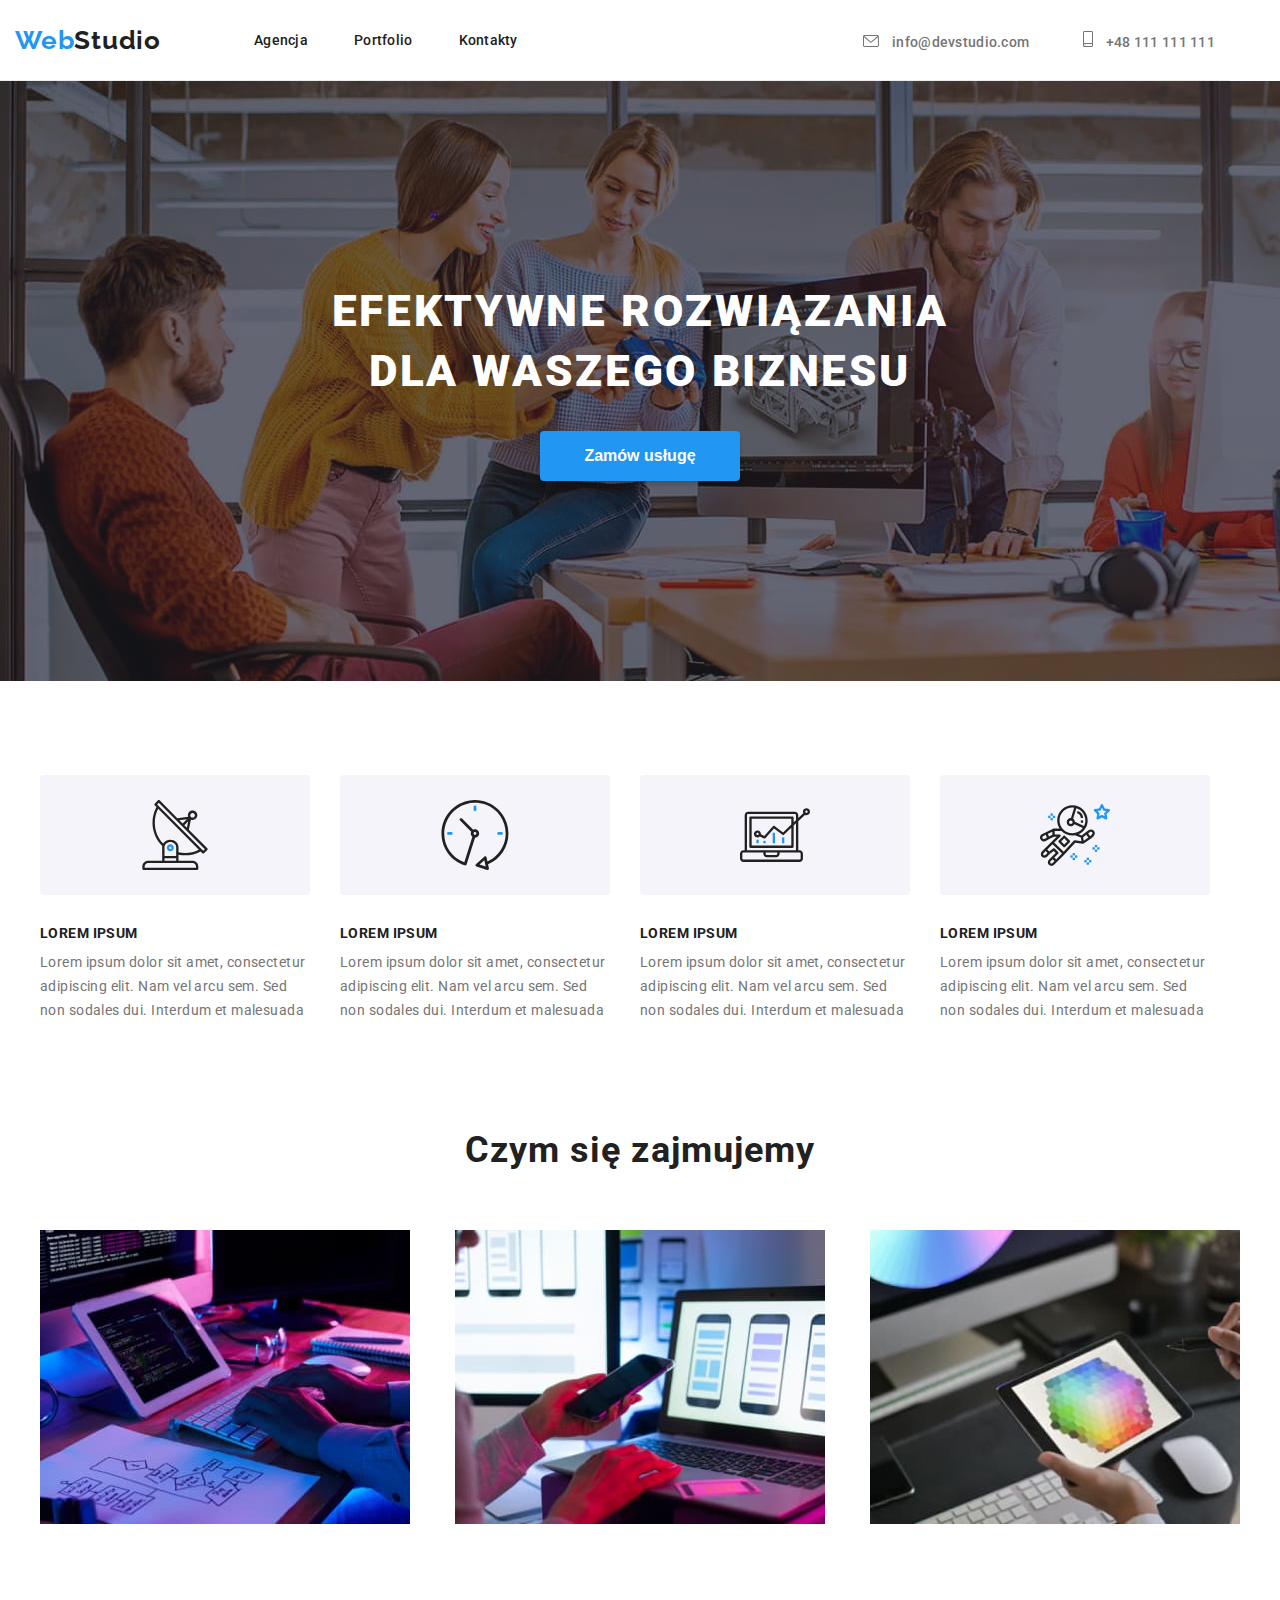
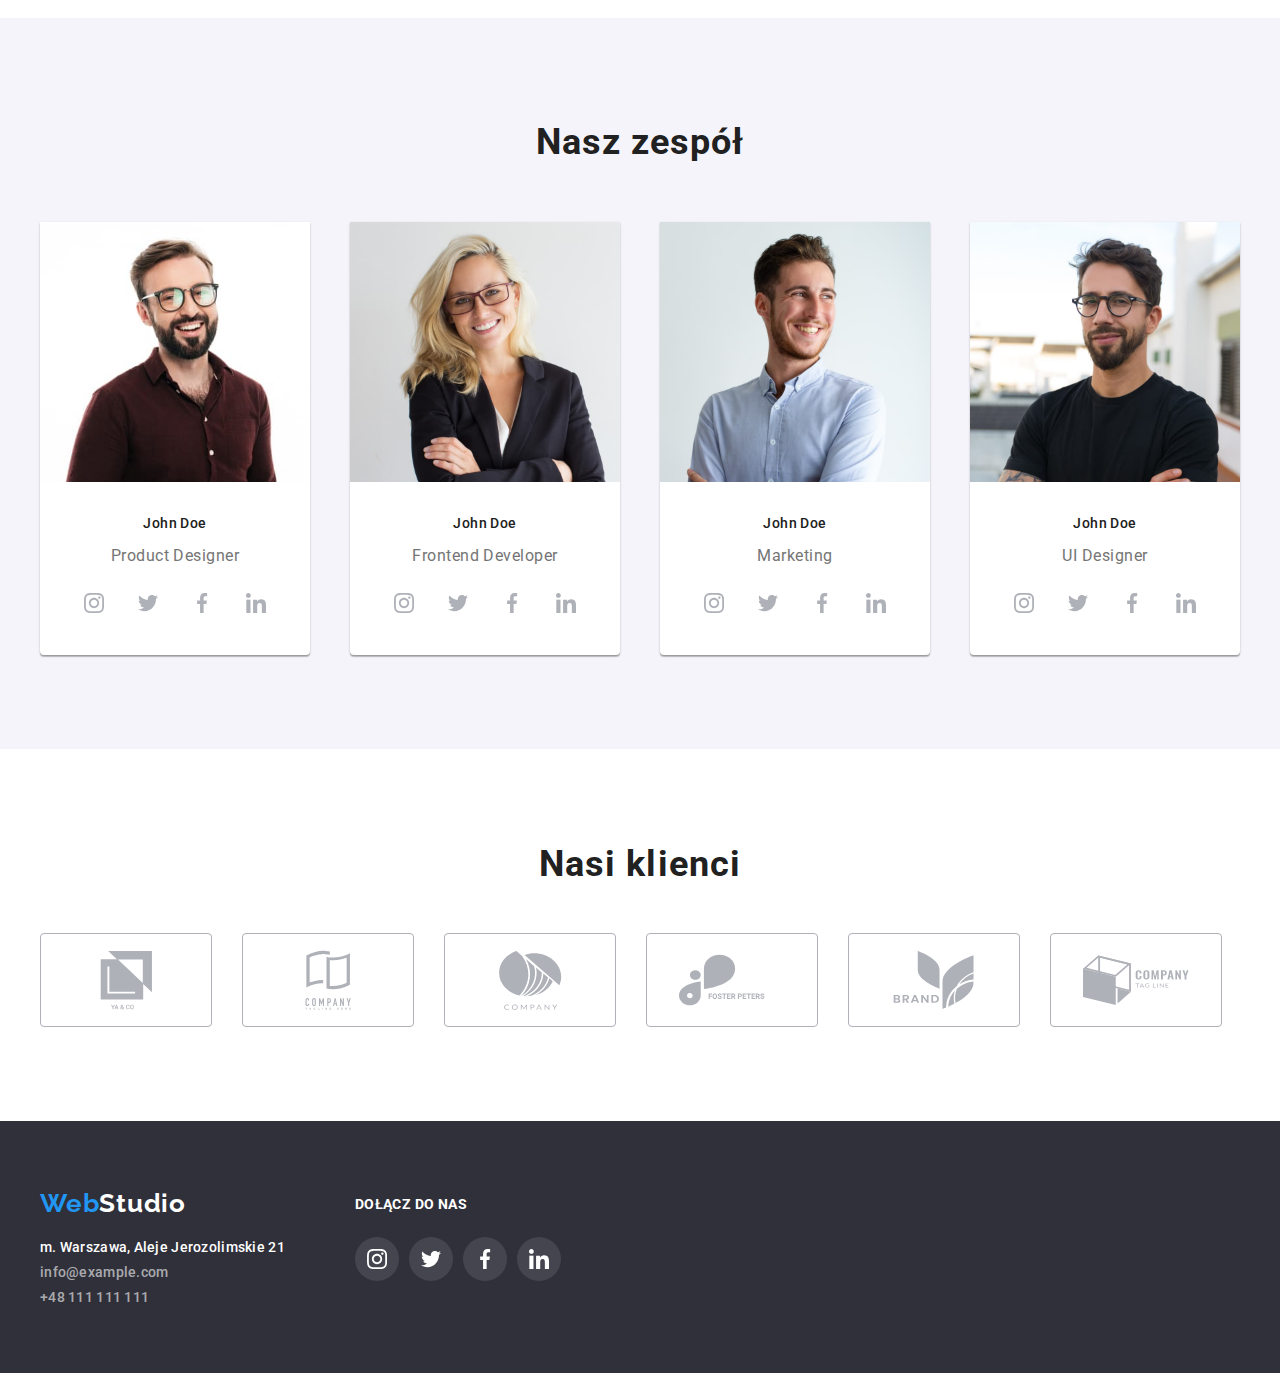
<file: index.html>
<!DOCTYPE html>
<html lang="en">
<head>
    <meta charset="UTF-8">
    <meta http-equiv="X-UA-Compatible" content="IE=edge">
    <meta name="viewport" content="width=device-width, initial-scale=1.0">
    <link rel="stylesheet" href="https://cdnjs.cloudflare.com/ajax/libs/modern-normalize/1.1.0/modern-normalize.min.css"
        integrity="sha512-wpPYUAdjBVSE4KJnH1VR1HeZfpl1ub8YT/NKx4PuQ5NmX2tKuGu6U/JRp5y+Y8XG2tV+wKQpNHVUX03MfMFn9Q=="
        crossorigin="anonymous" referrerpolicy="no-referrer" />
    <link href="css/style.css" rel="stylesheet" type="text/css">
    <link rel="preconnect" href="https://fonts.googleapis.com">
    <link rel="preconnect" href="https://fonts.gstatic.com" crossorigin>
    <link href="https://fonts.googleapis.com/css2?family=Raleway:wght@700&family=Roboto:wght@400;500;700;900&display=swap"
        rel="stylesheet">
    <title>Studio</title>
</head>
<body>
    <header class="header">
        <div class="container">
           <nav class="navigation">
            <a class="navigation-logo" href="#">Web<span>Studio</span></a>
            <ul class="navigation-list">
                <li class="navigation-list-item">
                    <a class="navigation-list-link" href="#">Agencja</a>
                </li>
                <li class="navigation-list-item">
                    <a class="navigation-list-link" href="portfolio.html">Portfolio</a>
                </li>
                <li class="navigation-list-item">
                    <a class="navigation-list-link" href="#">Kontakty</a>
                </li>
            </ul>
        </nav>
        <address class="address">
            <a class="address-email" href="mailto:info@devstudio.com">
                <svg class="envelope-icon" width="16" height="12">
                    <use href="./images/icons.svg#icon-envelope"></use>
                </svg>
                info@devstudio.com</a>
            <a class="address-phone-number" href="tel:+48111111111">
                <svg class="smartphone-icon" width="10" height="16">
                    <use href="./images/icons.svg#icon-smartphone"></use>
                </svg>
                +48 111 111 111</a>
        </address> 
        </div>
    </header>
    <main>
        <!--  HERO  -->
        <section class="hero">
            <div class="hero-up-side container">
                <h1 class="main-header">EFEKTYWNE ROZWIĄZANIA DLA WASZEGO BIZNESU</h1>
                <button class="modal-btn" type="button">Zamów usługę</button>
            </div>
        </section>
        <section class="hero-lorem">
              <div class="hero-down-side container">
                <ul class="hero-list">
                <li class="hero-list-item">
                    <div class="lorem-container-icon">
                        <svg class="lorem-icon">
                            <use href="./images/icons.svg#icon-antenna"></use>
                        </svg>
                    </div>
                    <h3 class="third-header third-header-hero">LOREM IPSUM</h3>
                    <p class="description description-hero">Lorem ipsum dolor sit amet, consectetur adipiscing elit. Nam vel arcu sem. Sed non sodales dui. Interdum et malesuada</p>
                </li>
                <li class="hero-list-item">
                    <div class="lorem-container-icon">
                        <svg class="lorem-icon">
                            <use href="./images/icons.svg#icon-clock"></use>
                        </svg>
                    </div>
                    <h3 class="third-header third-header-hero">LOREM IPSUM</h3>
                    <p class="description description-hero">Lorem ipsum dolor sit amet, consectetur adipiscing elit. Nam vel arcu sem. Sed non sodales dui. Interdum et malesuada</p>
                </li>
                <li class="hero-list-item">
                    <div class="lorem-container-icon">
                        <svg class="lorem-icon">
                            <use href="./images/icons.svg#icon-diagram"></use>
                        </svg>
                    </div>
                    <h3 class="third-header third-header-hero">LOREM IPSUM</h3>
                    <p class="description description-hero">Lorem ipsum dolor sit amet, consectetur adipiscing elit. Nam vel arcu sem. Sed non sodales dui. Interdum et malesuada</p>
                </li>
                <li class="hero-list-item">
                    <div class="lorem-container-icon">
                        <svg class="lorem-icon">
                            <use href="./images/icons.svg#icon-astronaut"></use>
                        </svg>
                    </div>
                    <h3 class="third-header third-header-hero">LOREM IPSUM</h3>
                    <p class="description description-hero">Lorem ipsum dolor sit amet, consectetur adipiscing elit. Nam vel arcu sem. Sed non sodales dui. Interdum et malesuada</p>
                </li>
            </ul> 
            </div>
        </section>
        <!--  czym sie zajmujemy  -->
        <section class="about">
            <div class="about-img container">
                <h2 class="secound-header-about">Czym się zajmujemy</h2>
                <ul class="about-img-list">
                    <li class="about-img-list-item">
                        <img class="about-img-list-img"
                        src="images/main/what_we_do/computer.jpg" 
                        alt="computer" 
                        width="370" 
                        height="294"
                        >
                    </li>
                    <li class="about-img-list-item">
                        <img class="about-img-list-img"
                        src="images/main/what_we_do/mobilePhone.jpg" 
                        alt="mobilePhone" 
                        width="370" 
                        height="294"
                        >
                    </li>
                    <li class="about-img-list-item">
                        <img class="about-img-list-img"
                        src="images/main/what_we_do/tablet.jpg" 
                        alt="tablet" 
                        width="370" 
                        height="294"
                        >
                    </li>
                </ul>
            </div>
        </section>
        <!--  Nasz zespół  -->
        <section class="team">
            <div class="team-img container">
                <h2 class="secound-header-team">Nasz zespół</h2>
                <ul class="team-img-list">
                    <li class="team-img-list-item">
                        <img class="team-img-list-img"
                        src="images/main/our_team/Product_Designer.jpg" 
                        alt="John_Doe_Product_Designer" 
                        width="270" 
                        height="260"
                        >
                        <h3 class="third-header third-header-team">John Doe</h3>
                        <p class="description description-team">Product Designer</p>
                        <div class="social-media">
                            <ul class="social-media-list">
                                <li class="social-media-item">
                                    <a href="#" class="social-media-link">
                                        <svg class="social-icon">
                                            <use href="./images/icons.svg#icon-instagram"></use>
                                        </svg>
                                    </a>
                                </li>
                                <li class="social-media-item">
                                    <a href="#" class="social-media-link">
                                        <svg class="social-icon">
                                            <use href="./images/icons.svg#icon-twitter"></use>
                                        </svg>
                                    </a>
                                </li>
                                <li class="social-media-item">
                                    <a href="#" class="social-media-link">
                                        <svg class="social-icon">
                                            <use href="./images/icons.svg#icon-facebook"></use>
                                        </svg>
                                    </a>
                                </li>
                                <li class="social-media-item">
                                    <a href="#" class="social-media-link">
                                        <svg class="social-icon">
                                            <use href="./images/icons.svg#icon-linkedin"></use>
                                        </svg>
                                    </a>
                                </li>
                            </ul>
                        </div>
                    </li>
                    <li class="team-img-list-item">
                        <img class="team-img-list-img"
                        src="images/main/our_team/Frontend_Developer.jpg" 
                        alt="John_Doe_Frontend_Developer"
                        width="270" 
                        height="260" 
                        >
                        <h3 class="third-header third-header-team">John Doe</h3>
                        <p class="description description-team">Frontend Developer</p>
                        <div class="social-media">
                            <ul class="social-media-list">
                                <li class="social-media-item">
                                    <a href="#" class="social-media-link">
                                        <svg class="social-icon">
                                            <use href="./images/icons.svg#icon-instagram"></use>
                                        </svg>
                                    </a>
                                </li>
                                <li class="social-media-item">
                                    <a href="#" class="social-media-link">
                                        <svg class="social-icon">
                                            <use href="./images/icons.svg#icon-twitter"></use>
                                        </svg>
                                    </a>
                                </li>
                                <li class="social-media-item">
                                    <a href="#" class="social-media-link">
                                        <svg class="social-icon">
                                            <use href="./images/icons.svg#icon-facebook"></use>
                                        </svg>
                                    </a>
                                </li>
                                <li class="social-media-item">
                                    <a href="#" class="social-media-link">
                                        <svg class="social-icon">
                                            <use href="./images/icons.svg#icon-linkedin"></use>
                                        </svg>
                                    </a>
                                </li>
                            </ul>
                        </div>
                    </li>
                    <li class="team-img-list-item">
                        <img class="team-img-list-img"
                        src="images/main/our_team/Marketing.jpg" 
                        alt="John_Doe_Marketing" 
                        width="270" 
                        height="260"
                        >
                        <h3 class="third-header third-header-team">John Doe</h3>
                        <p class="description description-team">Marketing</p>
                        <div class="social-media">
                            <ul class="social-media-list">
                                <li class="social-media-item">
                                    <a href="#" class="social-media-link">
                                        <svg class="social-icon">
                                            <use href="./images/icons.svg#icon-instagram"></use>
                                        </svg>
                                    </a>
                                </li>
                                <li class="social-media-item">
                                    <a href="#" class="social-media-link">
                                        <svg class="social-icon">
                                            <use href="./images/icons.svg#icon-twitter"></use>
                                        </svg>
                                    </a>
                                </li>
                                <li class="social-media-item">
                                    <a href="#" class="social-media-link">
                                        <svg class="social-icon">
                                            <use href="./images/icons.svg#icon-facebook"></use>
                                        </svg>
                                    </a>
                                </li>
                                <li class="social-media-item">
                                    <a href="#" class="social-media-link">
                                        <svg class="social-icon">
                                            <use href="./images/icons.svg#icon-linkedin"></use>
                                        </svg>
                                    </a>
                                </li>
                            </ul>
                        </div>
                    </li>
                    <li class="team-img-list-item">
                        <img class="team-img-list-img"
                        src="images/main/our_team/UI_Designer.jpg" 
                        alt="John_Doe_UI_Designer" 
                        width="270" 
                        height="260"
                        >
                        <h3 class="third-header third-header-team">John Doe</h3>
                        <p class="description description-team">UI Designer</p>
                        <div class="social-media">
                            <ul class="social-media-list">
                                <li class="social-media-item">
                                    <a href="#" class="social-media-link">
                                        <svg class="social-icon">
                                            <use href="./images/icons.svg#icon-instagram"></use>
                                        </svg>
                                    </a>
                                </li>
                                <li class="social-media-item">
                                    <a href="#" class="social-media-link">
                                        <svg class="social-icon">
                                            <use href="./images/icons.svg#icon-twitter"></use>
                                        </svg>
                                    </a>
                                </li>
                                <li class="social-media-item">
                                    <a href="#" class="social-media-link">
                                        <svg class="social-icon">
                                            <use href="./images/icons.svg#icon-facebook"></use>
                                        </svg>
                                    </a>
                                </li>
                                <li class="social-media-item">
                                    <a href="#" class="social-media-link">
                                        <svg class="social-icon">
                                            <use href="./images/icons.svg#icon-linkedin"></use>
                                        </svg>
                                    </a>
                                </li>
                            </ul>
                        </div>
                    </li>
                </ul>
            </div>
        </section>

      <!--  Nasi klienci   -->  

    <section class="clients">
        <div class="our-clients container">
            <h2 class="our-clients-title">Nasi klienci</h2>
            <ul class="our-clients-list">
                <li class="our-clients-item">
                    <svg class="our-clients-icon">
                        <use href="./images/icons.svg#icon-logo1"></use>
                    </svg>
                </li>
                <li class="our-clients-item">
                    <svg class="our-clients-icon">
                        <use href="./images/icons.svg#icon-logo2"></use>
                    </svg>
                </li>
                <li class="our-clients-item">
                    <svg class="our-clients-icon">
                        <use href="./images/icons.svg#icon-logo3"></use>
                    </svg>
                </li>
                <li class="our-clients-item">
                    <svg class="our-clients-icon">
                        <use href="./images/icons.svg#icon-logo4"></use>
                    </svg>
                </li>
                <li class="our-clients-item">
                    <svg class="our-clients-icon">
                        <use href="./images/icons.svg#icon-logo5"></use>
                    </svg>
                </li>
                <li class="our-clients-item">
                    <svg class="our-clients-icon">
                        <use href="./images/icons.svg#icon-logo6"></use>
                    </svg>
                </li>
            </ul>
        </div>
    </section>
    </main>
                    <!--  Footer -->

    <footer class="footer">
        <div class="footer-container container">
            <div class="left-container">
              <nav class="navigation">
               <a class="navigation-logo" href="#">Web<span id="dark-background">Studio</span></a> 
              </nav>
              <address class="address">
            <ul class="footer-list">
                <li class="footer-list-item">
                    <a class="footer-list-link-white"
                    href="https://goo.gl/maps/g1WJz3KEuRLDbhZs7" 
                    target="_blank">m. Warszawa, Aleje Jerozolimskie 21</a>
                </li>
                <li class="footer-list-item">
                    <a class="footer-list-link-grey" href="mailto:info@example.com">info@example.com</a>
                </li>
                <li class="footer-list-item">
                    <a class="footer-list-link-grey" href="tel:+48111111111">+48 111 111 111</a>
                </li>
            </ul>
              </address>  
            </div>
            <div class="right-container">
              <p class="social-media-text">DOŁĄCZ DO NAS</p>
            <ul class="social-media-list">
                <li class="social-media-item">
                    <a href="#" class="social-media-link-dark">
                        <svg class="social-icon">
                            <use href="./images/icons.svg#icon-instagram"></use>
                        </svg>
                    </a>
                </li>
                <li class="social-media-item">
                    <a href="#" class="social-media-link-dark">
                        <svg class="social-icon">
                            <use href="./images/icons.svg#icon-twitter"></use>
                        </svg>
                    </a>
                </li>
                <li class="social-media-item">
                    <a href="#" class="social-media-link-dark">
                        <svg class="social-icon">
                            <use href="./images/icons.svg#icon-facebook"></use>
                        </svg>
                    </a>
                </li>
                <li class="social-media-item">
                    <a href="#" class="social-media-link-dark">
                        <svg class="social-icon">
                            <use href="./images/icons.svg#icon-linkedin"></use>
                        </svg>
                    </a>
                </li>
            </ul>
            </div>
        </div>
    </footer>
</body>
</html>
</file>
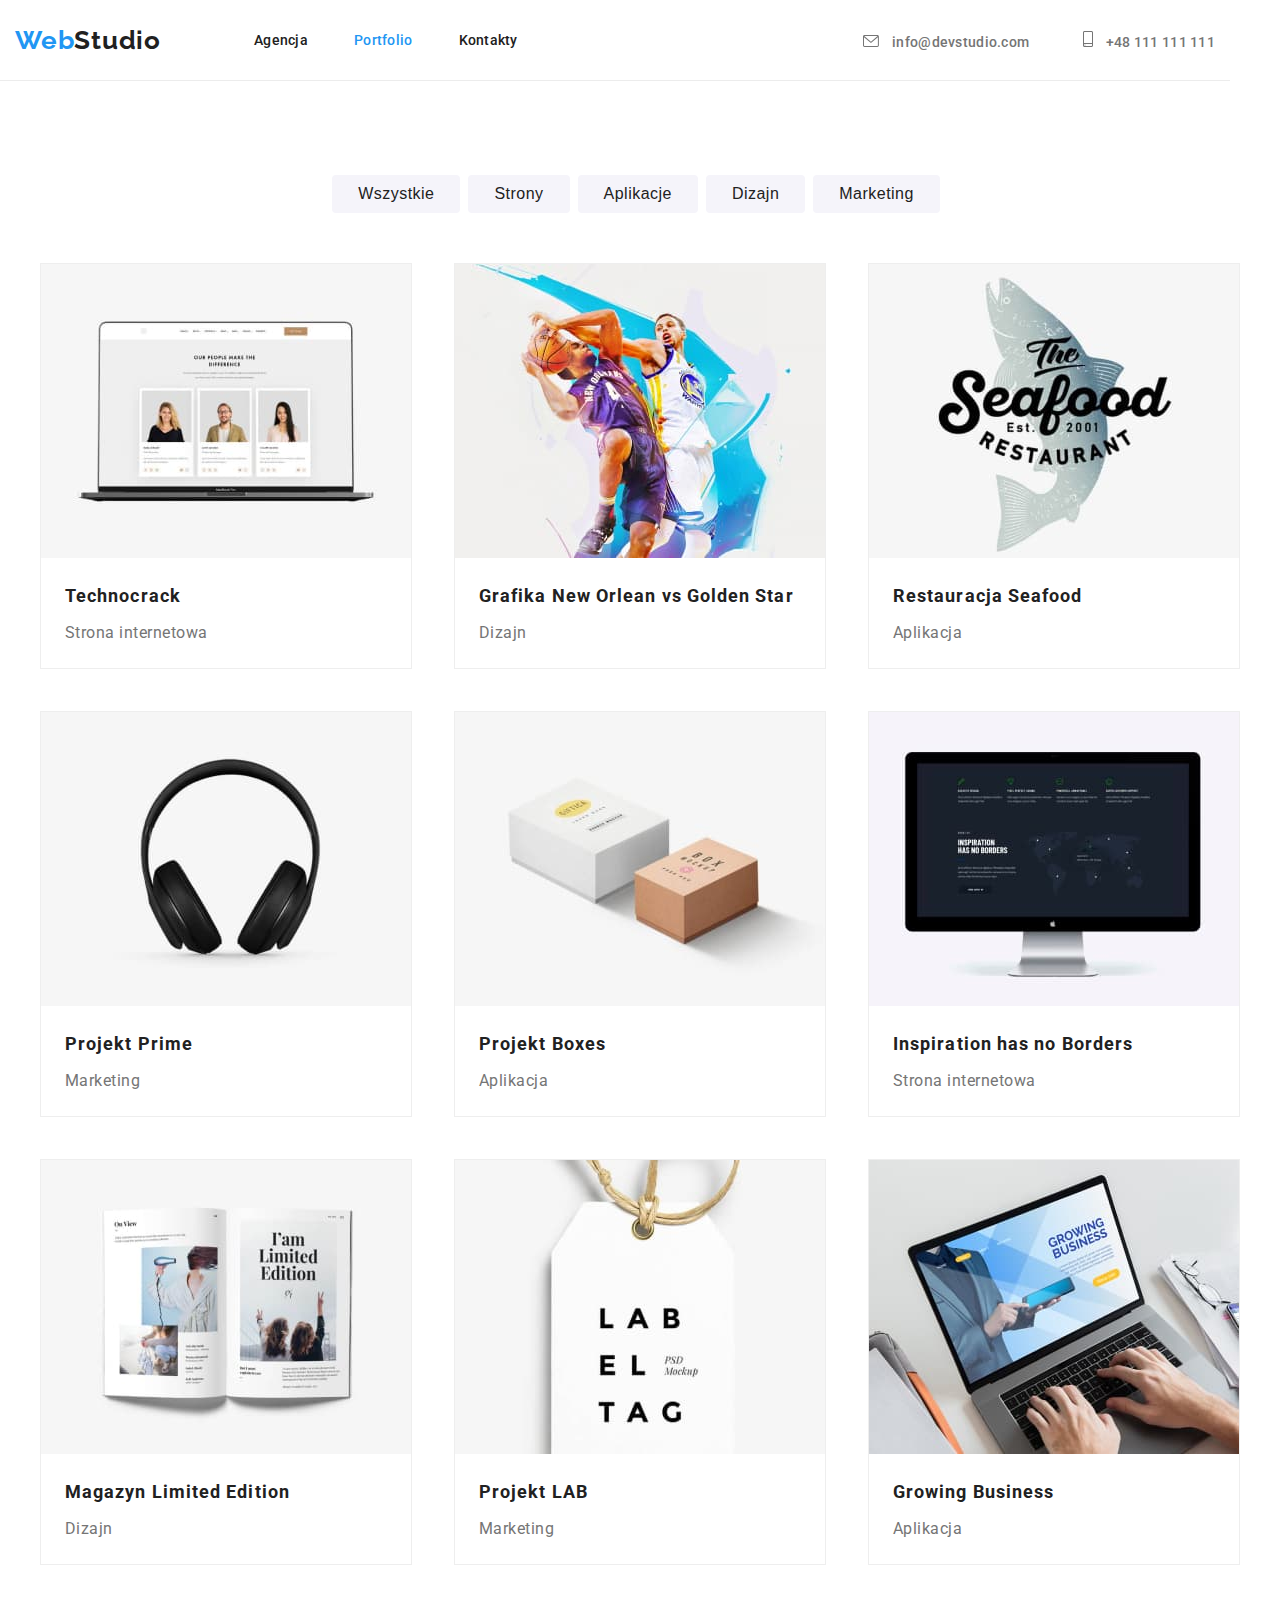
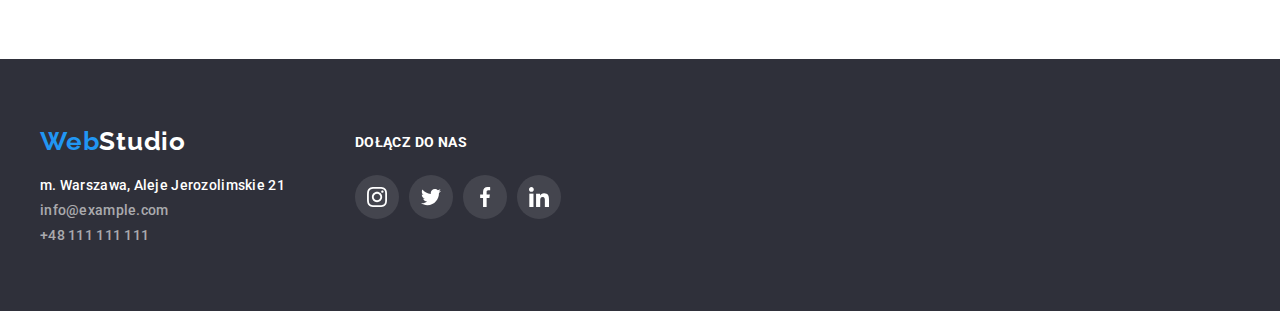
<file: portfolio.html>
<!DOCTYPE html>
<html lang="en">
<head>
    <meta charset="UTF-8">
    <meta http-equiv="X-UA-Compatible" content="IE=edge">
    <meta name="viewport" content="width=device-width, initial-scale=1.0">
    <link href="css/style.css" rel="stylesheet" type="text/css">
    <link rel="preconnect" href="https://fonts.googleapis.com">
    <link rel="preconnect" href="https://fonts.gstatic.com" crossorigin>
    <link href="https://fonts.googleapis.com/css2?family=Raleway:wght@700&family=Roboto:wght@400;500;700;900&display=swap"
        rel="stylesheet">
    <title>Portfolio</title>
</head>
<body>
<header class="header">
    <div class="container">
      <nav class="navigation">
        <a class="navigation-logo" href="#">Web<span>Studio</span></a>
        <ul class="navigation-list">
            <li class="navigation-list-item">
                <a class="navigation-list-link" href="#">Agencja</a>
            </li>
            <li class="navigation-list-item"><a class="navigation-list-link" href="#"><span>Portfolio</span></a>
                
            </li>
            <li class="navigation-list-item">
                <a class="navigation-list-link" href="#">Kontakty</a>
            </li>
        </ul>
    </nav>
    <address class="address">
        <a class="address-email" href="mailto:info@devstudio.com">
            <svg class="envelope-icon" width="16" height="12">
                <use href="./images/icons.svg#icon-envelope"></use>
            </svg>
            info@devstudio.com</a>
        <a class="address-phone-number" href="tel:+48111111111">
            <svg class="smartphone-icon" width="10" height="16">
                <use href="./images/icons.svg#icon-smartphone"></use>
            </svg>
            +48 111 111 111</a>
    </address>  
    </div>
    
</header>
<main>
    <section class="portfolio">
        <div class="filter-buttons container">
            <ul class="filter-buttons-list">
                <li class="filter-buttons-item">
                    <button class="btn" type="button"><span class="span-btn">Wszystkie</span></button>
                </li>
                <li class="filter-buttons-item">
                    <button class="btn" type="button"><span class="span-btn">Strony</span></button>
                </li>
                <li class="filter-buttons-item">
                    <button class="btn" type="button"><span class="span-btn">Aplikacje</span></button>
                </li>
                <li class="filter-buttons-item">
                    <button class="btn" type="button"><span class="span-btn">Dizajn</span></button>
                </li>
                <li class="filter-buttons-item">
                    <button class="btn" type="button"><span class="span-btn">Marketing</span></button>
                </li>
            </ul>
        </div>
    </section>
    <section class="choice">
      <div class="portfolio-choice container">
        <ul class="portfolio-list">
            <li class="portfolio-list-item">
                <figure class="portfolio-figure">
                    <img 
                        class="portfolio-list-img" 
                        src="images/portfolio/technocrack.jpg" 
                        alt="Technocrack"
                        width="370"
                        height="294"
                    >
                    <figcaption class="fig-description">
                        <h3>Technocrack</h3>
                        <p>Strona internetowa</p>
                    </figcaption>
                </figure>
            </li>
            <li class="portfolio-list-item">
                <figure class="portfolio-figure">
                    <img 
                        class="portfolio-list-img" 
                        src="images/portfolio/grafika_new_orlean.jpg" 
                        alt="Grafika New Orlean vs Golden Star" 
                        width="370" 
                        height="294"
                    >  
                    <figcaption class="fig-description">
                        <h3>Grafika New Orlean vs Golden Star</h3>
                        <p>Dizajn</p>
                    </figcaption>
                </figure>
            </li>
            <li class="portfolio-list-item">
                <figure class="portfolio-figure">
                    <img 
                        class="portfolio-list-img" 
                        src="images/portfolio/restauracja.jpg" 
                        alt="Restauracja Seafood" 
                        width="370" 
                        height="294"
                    >
                    <figcaption class="fig-description">
                        <h3>Restauracja Seafood</h3>
                        <p>Aplikacja</p>
                    </figcaption>
                </figure>
            </li>
            <li class="portfolio-list-item">
                <figure class="portfolio-figure">
                    <img 
                        class="portfolio-list-img" 
                        src="images/portfolio/projekt_prime.jpg" 
                        alt="Projekt Prime" 
                        width="370" 
                        height="294"
                    >
                    <figcaption class="fig-description">
                        <h3>Projekt Prime</h3>
                        <p>Marketing</p>
                    </figcaption>
                </figure>
            </li>
            <li class="portfolio-list-item">
                <figure class="portfolio-figure">
                    <img 
                        class="portfolio-list-img" 
                        src="images/portfolio/projekt_boxes.jpg" 
                        alt="Projekt Boxes" 
                        width="370" 
                        height="294"
                    >
                    <figcaption class="fig-description">
                        <h3>Projekt Boxes</h3>
                        <p>Aplikacja</p>
                    </figcaption>
                </figure>
            </li>
            <li class="portfolio-list-item">
                <figure class="portfolio-figure">
                    <img 
                        class="portfolio-list-img" 
                        src="images/portfolio/inspiration.jpg" 
                        alt="Inspiration has no Borders" 
                        width="370" 
                        height="294"
                    >
                    <figcaption class="fig-description">
                        <h3>Inspiration has no Borders</h3>
                        <p>Strona internetowa</p>
                    </figcaption>
                </figure>
            </li>
            <li class="portfolio-list-item">
                <figure class="portfolio-figure">
                    <img 
                        class="portfolio-list-img" 
                        src="images/portfolio/magazyn.jpg" 
                        alt="Magazyn Limited Edition" 
                        width="370" 
                        height="294"
                    >
                    <figcaption class="fig-description">
                        <h3>Magazyn Limited Edition</h3>
                        <p>Dizajn</p>
                    </figcaption>
                </figure>
            </li>
            <li class="portfolio-list-item">
                <figure class="portfolio-figure">
                    <img 
                        class="portfolio-list-img" 
                        src="images/portfolio/projekt_lab.jpg" 
                        alt="Projekt LAB" 
                        width="370" 
                        height="294"
                    >
                    <figcaption class="fig-description">
                        <h3>Projekt LAB</h3>
                        <p>Marketing</p>
                    </figcaption>
                </figure>
            </li>
            <li class="portfolio-list-item">
                <figure class="portfolio-figure">
                    <img 
                        class="portfolio-list-img" 
                        src="images/portfolio/growing_business.jpg" 
                        alt="Growing Business" 
                        width="370" 
                        height="294"
                    >
                    <figcaption class="fig-description">
                        <h3>Growing Business</h3>
                        <p>Aplikacja</p>
                    </figcaption>
                </figure>
            </li>
        </ul>
    </div>  
    </section>
</main>
                    <!--  Footer -->
                    
                    <footer class="footer">
                        <div class="footer-container container">
                            <div class="left-container">
                                <nav class="navigation">
                                    <a class="navigation-logo" href="#">Web<span id="dark-background">Studio</span></a>
                                </nav>
                                <address class="address">
                                    <ul class="footer-list">
                                        <li class="footer-list-item">
                                            <a class="footer-list-link-white" href="https://goo.gl/maps/g1WJz3KEuRLDbhZs7"
                                                target="_blank">m. Warszawa, Aleje Jerozolimskie 21</a>
                                        </li>
                                        <li class="footer-list-item">
                                            <a class="footer-list-link-grey" href="mailto:info@example.com">info@example.com</a>
                                        </li>
                                        <li class="footer-list-item">
                                            <a class="footer-list-link-grey" href="tel:+48111111111">+48 111 111 111</a>
                                        </li>
                                    </ul>
                                </address>
                            </div>
                            <div class="right-container">
                                <p class="social-media-text">DOŁĄCZ DO NAS</p>
                                <ul class="social-media-list">
                                    <li class="social-media-item">
                                        <a href="#" class="social-media-link-dark">
                                            <svg class="social-icon">
                                                <use href="./images/icons.svg#icon-instagram"></use>
                                            </svg>
                                        </a>
                                    </li>
                                    <li class="social-media-item">
                                        <a href="#" class="social-media-link-dark">
                                            <svg class="social-icon">
                                                <use href="./images/icons.svg#icon-twitter"></use>
                                            </svg>
                                        </a>
                                    </li>
                                    <li class="social-media-item">
                                        <a href="#" class="social-media-link-dark">
                                            <svg class="social-icon">
                                                <use href="./images/icons.svg#icon-facebook"></use>
                                            </svg>
                                        </a>
                                    </li>
                                    <li class="social-media-item">
                                        <a href="#" class="social-media-link-dark">
                                            <svg class="social-icon">
                                                <use href="./images/icons.svg#icon-linkedin"></use>
                                            </svg>
                                        </a>
                                    </li>
                                </ul>
                            </div>
                        </div>
                    </footer>
                    </body>
                    
                    </html>
</file>
<file: css/style.css>
:root {
  --main-font: "Roboto", sans-serif;
  --secondary-font: "Raleway", sans-serif;
  --main-color: #2196f3;
  --secound-color: #757575;
  --third-color: #212121;
  --main-background: #e5e5e5;
  --grey-backgroung: #f5f4fa;
  --dark-background: #2f303a;
}
body,
h1,
h2,
h3,
h4,
h5,
h6,
p,
ul {
  text-align: center;
  margin: 0;
  padding: 0;
}
body {
  box-sizing: border-box;
  font-family: var(--main-font);
}
img {
  display: block;
}
.container {
  width: 1200px;
  padding: 0 15px;
  align-items: center;
  margin: 0 auto;
}
/*===== COMPONENTS =====*/
.address,
.navigation-list {
  font-style: normal;
  font-weight: 500;
  font-size: 14px;
  line-height: 1.143;
  letter-spacing: 0.02em;
}
.description {
  font-weight: 400;
  letter-spacing: 0.03em;
  color: var(--secound-color);
}
.third-header {
  letter-spacing: 0.03em;
  text-transform: uppercase;
  color: var(--third-color);
}
.footer {
  height: 252px;
  font-size: 14px;
  line-height: 1.714;
  letter-spacing: 0.03em;
  background-color: var(--dark-background);
}
/*===== END COMPONENTS =====*/

/*===== HEADER =====*/
.header {
  border-bottom: 1px solid #ececec;
}
.header .container {
  display: flex;
  align-items: center;
  height: 80px;
}
.navigation {
  display: flex;
}
.navigation-list {
  display: flex;
  align-items: center;
}
.navigation-list-item:not(:last-child) {
  margin-right: 46px;
}
.navigation-logo {
  font-family: var(--secondary-font);
  font-weight: bold;
  font-size: 26px;
  margin-right: 93px;
  text-decoration: none;
  line-height: 1.192;
  letter-spacing: 0.03em;
  color: var(--main-color);
}
.navigation-logo span {
  color: var(--third-color);
}

.navigation-list {
  list-style: none;
}
.navigation-list-link {
  text-decoration: none;
  color: var(--third-color);
}
.navigation-list-link span {
  color: var(--main-color);
}
#dark-background {
  color: #ffffff;
}
.address-email,
.address-phone-number {
  text-decoration: none;
  color: var(--secound-color);
}
.navigation-list-link:hover,
.navigation-list-link:focus,
.address-email:hover,
.address-email:focus,
.address-phone-number:hover,
.address-phone-number:focus {
  color: var(--main-color);
}
.modal-btn {
  width: 200px;
  height: 50px;
  font-style: normal;
  font-weight: 700;
  font-size: 16px;
  line-height: 1.875;
  color: #ffffff;
  border-radius: 4px;
  box-shadow: 0px 4px 4px rgba(0, 0, 0, 0.15);
  border: none;
  cursor: pointer;
}
.header,
.address {
  margin-left: auto;
}
.header,
.address-email {
  margin-right: 50px;
}
.envelope-icon,
.smartphone-icon {
  fill: currentColor;
  margin-right: 10px;
}
.address {
  font-style: normal;
  color: var(--secound-color);
}
/*===== END HEADER =====*/

/*===== HERO =====*/
.hero {
  background-image: linear-gradient(
      rgba(47, 48, 58, 0.4),
      rgba(47, 48, 58, 0.4)
    ),
    url("../images/bg_section_hero.jpg");
  background-size: cover;
}
.hero-up-side {
  display: flex;
  flex-direction: column;
  align-items: center;
  justify-content: center;
  height: 600px;
}
.main-header {
  width: 696px;
  height: 120px;
  font-weight: 900;
  font-size: 44px;
  text-transform: uppercase;
  line-height: 1.364;
  text-align: center;
  letter-spacing: 0.06em;
  color: #ffffff;
}
.modal-btn {
  width: 200px;
  height: 50px;
  background-color: var(--main-color);
  margin-top: 30px;
}
.third-header-hero {
  width: 270px;
  height: 16px;
  font-weight: 700;
  font-size: 14px;
  margin-bottom: 10px;
  line-height: 1.143;
  text-align: left;
}
.hero-list {
  list-style: none;
  display: flex;
  margin-top: 94px;
}
.hero-list-item:first-child {
  margin-right: 30px;
}
.hero-list-item:nth-child(2) {
  margin-right: 30px;
}
.hero-list-item:nth-child(3) {
  margin-right: 30px;
}
.lorem-container-icon {
  display: flex;
  width: 270px;
  height: 120px;
  margin-bottom: 30px;
  background-color: #f5f4fa;
  border-radius: 4px;
  align-items: center;
  justify-content: center;
}
.lorem-icon {
  width: 70px;
  height: 70px;
  align-items: center;
}
.description-hero {
  width: 270px;
  height: 75px;
  font-size: 14px;
  line-height: 1.714;
  text-align: start;
}
/*===== END HERO =====*/

/*===== CZYM SIĘ ZAJMUJEMY =====*/
.about {
  margin-top: 94px;
}
.secound-header-about {
  font-weight: 700;
  font-size: 36px;
  margin-bottom: 50px;
  line-height: 1.667;
  text-align: center;
  letter-spacing: 0.03em;
  color: var(--third-color);
}
.about-img-list {
  display: flex;
  list-style: none;
  justify-content: space-between;
}

/*===== END CZYM SIĘ ZAJMUJEMY =====*/

/*===== NASZ ZESPÓŁ =====*/
.team {
  background-color: var(--grey-backgroung);
  margin-top: 94px;
  padding-bottom: 94px;
}
.secound-header-team {
  padding-top: 94px;
  margin-bottom: 50px;
  font-weight: 700;
  font-size: 36px;
  line-height: 1.667;
  text-align: center;
  letter-spacing: 0.03em;
  color: var(--third-color);
}
.team-img-list {
  display: flex;
  justify-content: space-between;
  list-style: none;
}
.team-img-list-item {
  background-color: #ffffff;
  box-shadow: 0px 1px 3px rgba(0, 0, 0, 0.12), 0px 1px 1px rgba(0, 0, 0, 0.14),
    0px 2px 1px rgba(0, 0, 0, 0.2);
  border-radius: 0px 0px 4px 4px;
}
.third-header-team {
  padding-top: 30px;
  padding-bottom: 10px;
  font-weight: 500;
  font-size: 14px;
  line-height: 1.714;
  background-color: #ffffff;
  text-transform: none;
}
.description-team {
  font-size: 16px;
  line-height: 1.187;
  background-color: #ffffff;
  text-transform: none;
}
.social-media {
  width: 206px;
  margin: 16px 32px 30px;
}
.social-media-list {
  display: flex;
  list-style: none;
  align-items: center;
  justify-content: space-between;
}
.social-media-link {
  display: flex;
  width: 44px;
  height: 44px;
  background-color: #ffffff;
  border-radius: 50%;
  fill: #afb1b8;
  align-items: center;
  justify-content: center;
}
.social-media-link:hover,
.social-media-link:focus {
  fill: #ffffff;
  background-color: var(--main-color);
}
.social-icon {
  width: 20px;
  height: 20px;
}
.social-icon:hover,
.social-icon:focus {
  fill: #ffffff;
}
/*===== END NASZ ZESPÓŁ =====*/

/*===== NASI KLIENCI =====*/
.clients {
  padding-top: 94px;
  padding-bottom: 94px;
}
.our-clients-title {
  font-family: var(--main-font);
  font-style: normal;
  font-weight: 700;
  font-size: 36px;
  line-height: 1.167;
  margin-bottom: 48px;
  text-align: center;
  letter-spacing: 0.03em;
  color: var(--third-color);
}
.our-clients-list {
  display: flex;
  align-items: center;
}
.our-clients-item {
  display: flex;
  width: 170px;
  height: 92px;
  background-color: #ffffff;
  border: 1px solid #afb1b8;
  fill: #afb1b8;
  align-items: center;
  justify-content: center;
  border-radius: 4px;
}
.our-clients-item:not(:last-child) {
  margin-right: 30px;
}
.our-clients-icon {
  display: flex;
  width: 106px;
  height: 60px;
}

.our-clients-item:hover,
.our-clients-item:focus {
  fill: var(--main-color);
  border: 1px solid var(--main-color);
  cursor: pointer;
}

/*===== END NASI KLIENCI =====*/

/*=====  FOOTER =====*/
.footer-list {
  display: flex;
  flex-direction: column;
  margin-top: 20px;
  text-align: start;
  list-style: none;
}
.footer-list-item {
  margin-bottom: 9px;
}
.footer-list-link-white {
  text-decoration: none;
  color: #ffffff;
}
.footer-list-link-grey {
  text-decoration: none;
  color: rgba(255, 255, 255, 0.6);
}
.footer-container {
  display: flex;
  align-items: center;
}
.right-container {
  display: flex;
  flex-direction: column;
  width: 206px;
  margin-left: 70px;
  margin-top: 72px;
  margin-bottom: 100px;
}
.social-media-text {
  font-family: var(--main-font);
  text-align: left;
  color: #ffffff;
  font-weight: 700;
  font-size: 14px;
  padding-bottom: 20px;
}
.social-media-link-dark {
  display: flex;
  width: 44px;
  height: 44px;
  background-color: rgba(255, 255, 255, 0.1);
  border-radius: 50%;
  fill: #ffffff;
  align-items: center;
  justify-content: center;
}
.social-media-link-dark:hover,
.social-media-link-dark:focus {
  fill: #ffffff;
  background-color: var(--main-color);
}
/*===== END FOOTER =====*/

/*===== PORTFOLIO FILTER =====*/
.btn {
  height: 38px;
  margin-right: 8px;
  font-weight: 500;
  font-size: 16px;
  line-height: 1.625;
  letter-spacing: 0.03em;
  color: var(--third-color);
  background-color: var(--grey-backgroung);
  border-radius: 4px;
  border: none;
  cursor: pointer;
}
.span-btn {
  padding: 0px 20px;
}
.btn:hover,
.btn:focus {
  color: #ffffff;
  background-color: var(--main-color);
  box-shadow: 0px 3px 1px rgba(0, 0, 0, 0.1), 0px 1px 2px rgba(0, 0, 0, 0.08),
    0px 2px 2px rgba(0, 0, 0, 0.12);
}

.filter-buttons-list {
  display: flex;
  justify-content: center;
  margin-top: 94px;
}
.filter-buttons-item {
  list-style: none;
}

/*===== END PORTFOLIO FILTER =====*/

/*===== PORTFOLIO CHOICE =====*/
.choice {
  margin-top: 50px;
}
.fig-description h3 {
  width: 322px;
  height: 36px;
  margin: 20px 24px 4px 24px;
  font-weight: 700;
  font-size: 18px;
  line-height: 2;
  text-align: left;
  letter-spacing: 0.06em;
  color: var(--third-color);
}
.fig-description p {
  width: 322px;
  height: 30px;
  margin: 0px 24px 20px 24px;
  font-weight: normal;
  font-size: 16px;
  line-height: 1.875;
  text-align: left;
  letter-spacing: 0.03em;
  color: var(--secound-color);
}
.portfolio-list {
  display: flex;
  flex-wrap: wrap;
  list-style: none;
}
.portfolio-list-item:first-child,
.portfolio-list-item:nth-child(2),
.portfolio-list-item:nth-child(4),
.portfolio-list-item:nth-child(5),
.portfolio-list-item:nth-child(7),
.portfolio-list-item:nth-child(8) {
  margin-right: 42px;
}
.portfolio-list-item:first-child,
.portfolio-list-item:nth-child(2),
.portfolio-list-item:nth-child(4),
.portfolio-list-item:nth-child(5) {
  margin-bottom: 42px;
}
.portfolio-list-item:nth-child(7),
.portfolio-list-item:nth-child(8),
.portfolio-list-item:last-child {
  margin-bottom: 94px;
}
.portfolio-list-item:hover {
  box-shadow: 0px 1px 1px rgba(0, 0, 0, 0.12), 0px 4px 4px rgba(0, 0, 0, 0.06),
    1px 4px 6px rgba(0, 0, 0, 0.16);
  cursor: pointer;
}
.portfolio-figure {
  width: 370px;
  height: 404px;
  margin: 0px;
  background: #ffffff;
  border: 1px solid #eeeeee;
}
/*===== END PORTFOLIO CHOICE =====*/

/*===== FOOTER PORTFOLIO =====*/
/*===== END FOOTER PORTFOLIO =====*/
</file>
